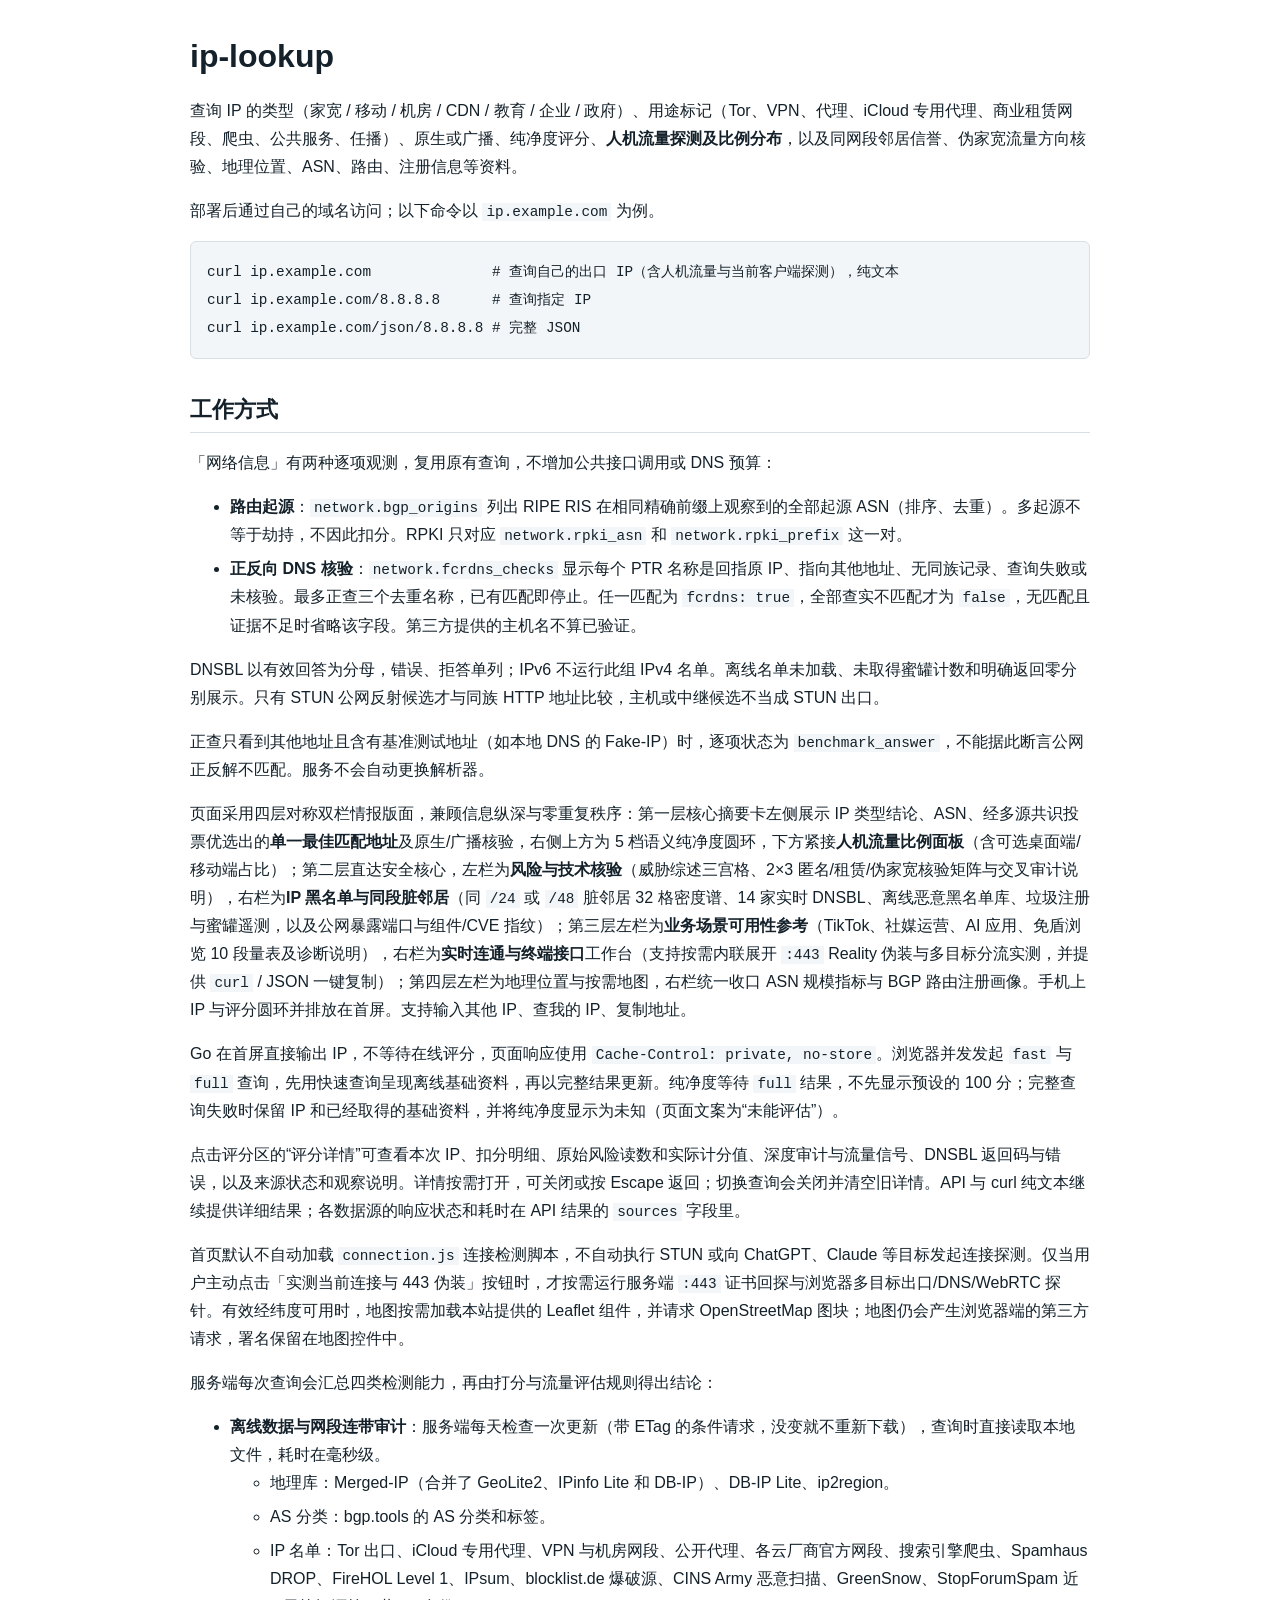
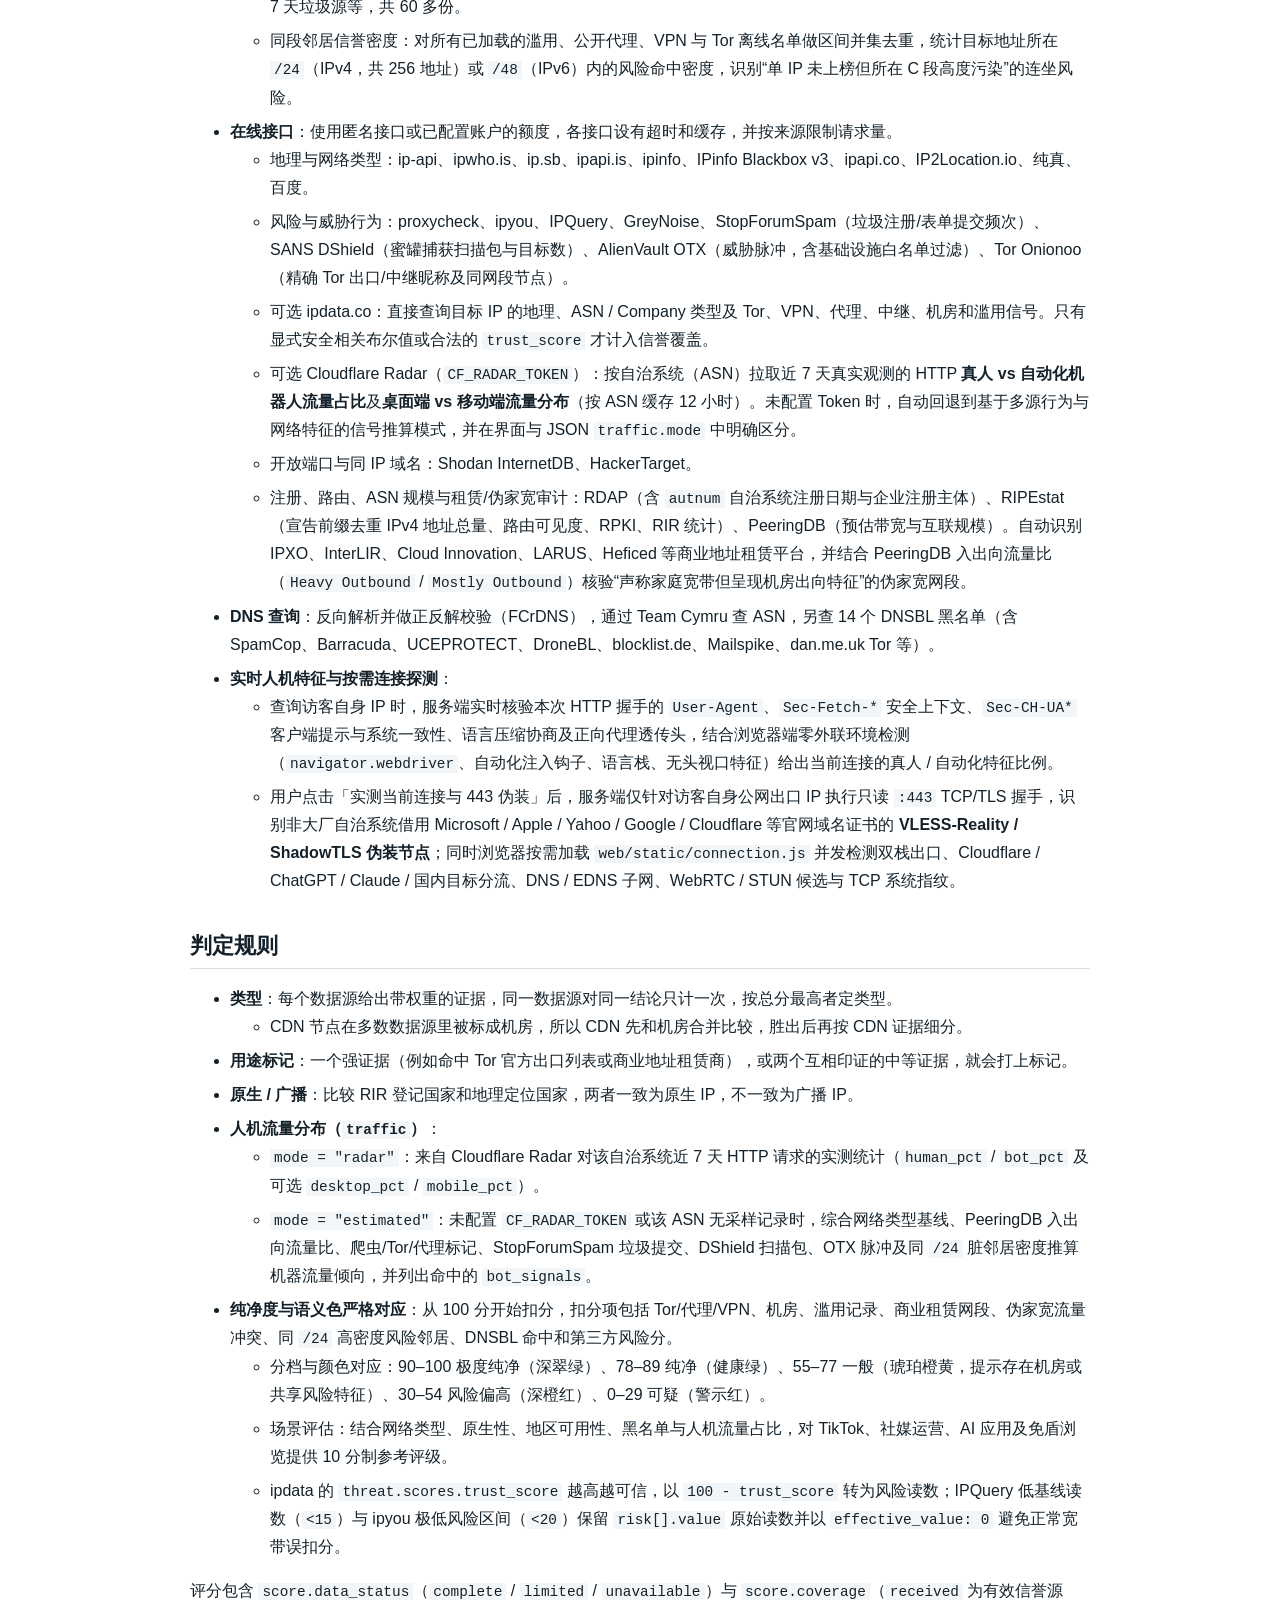
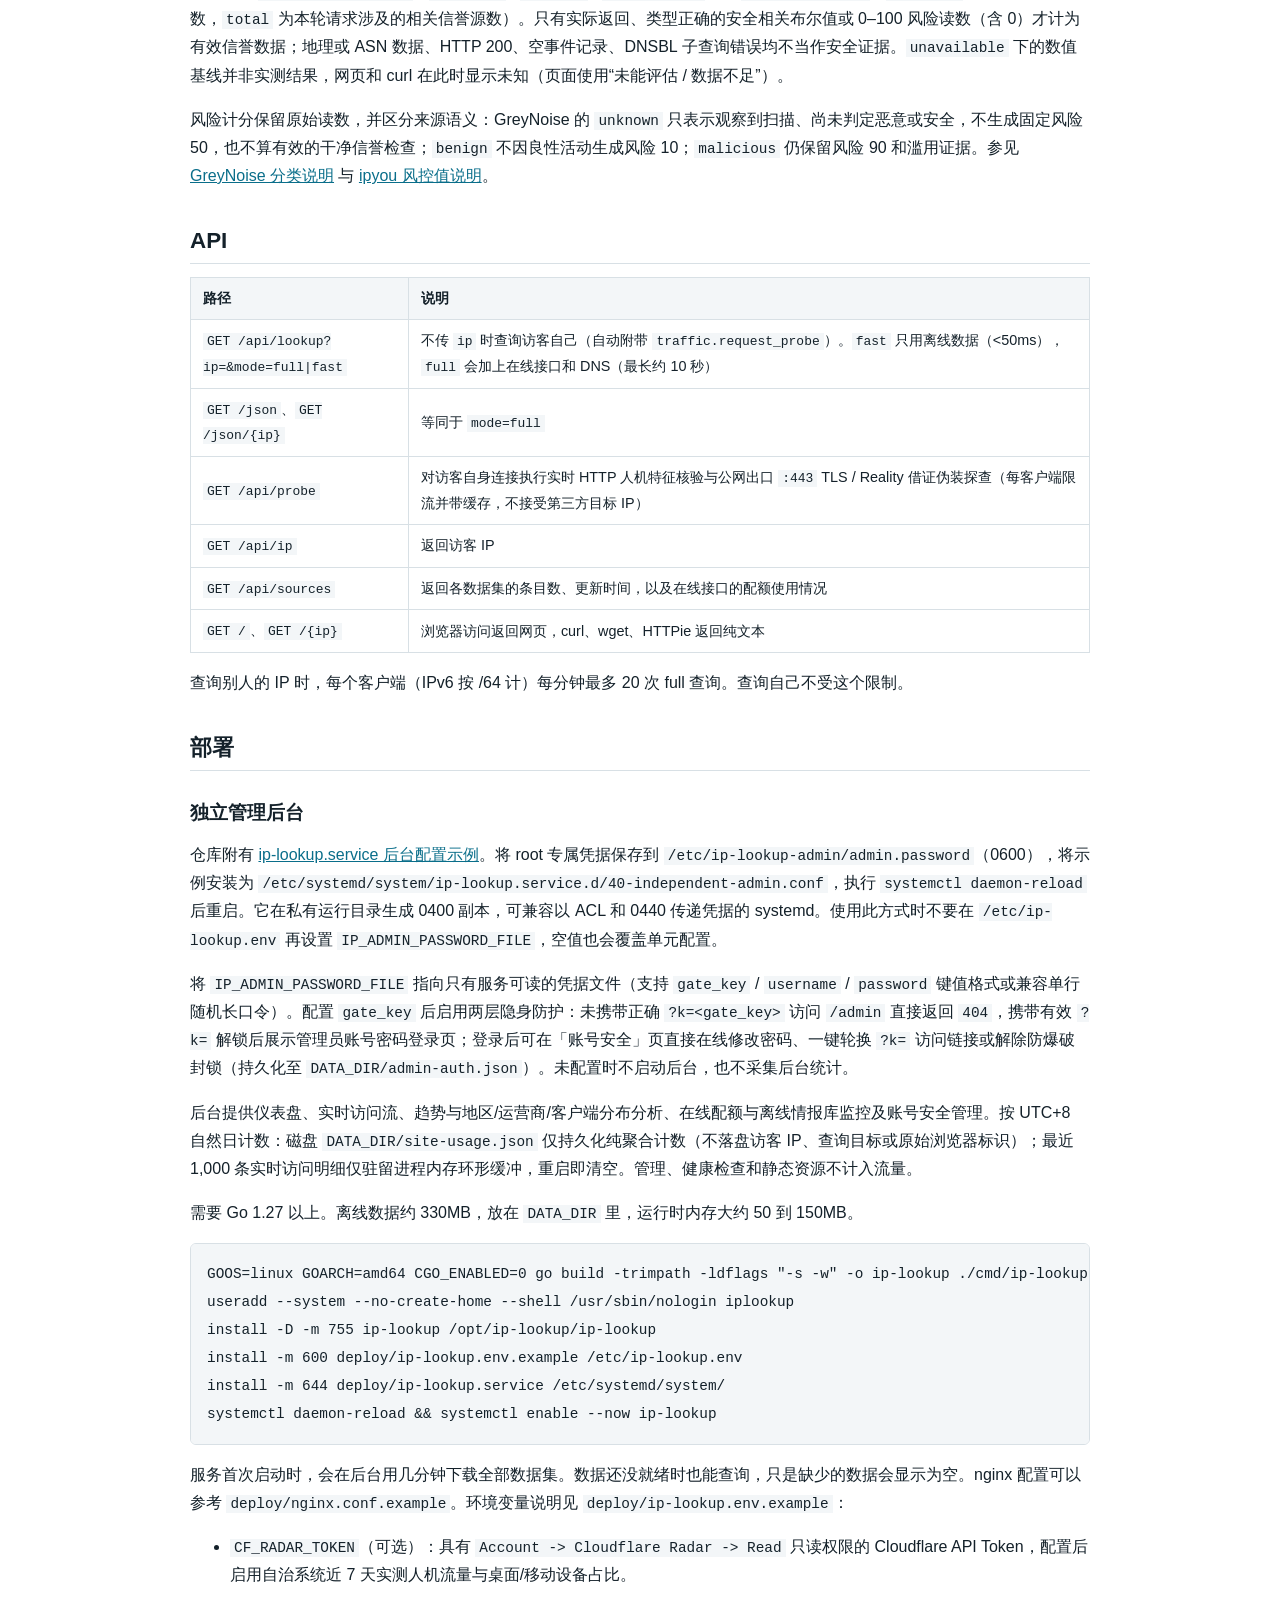
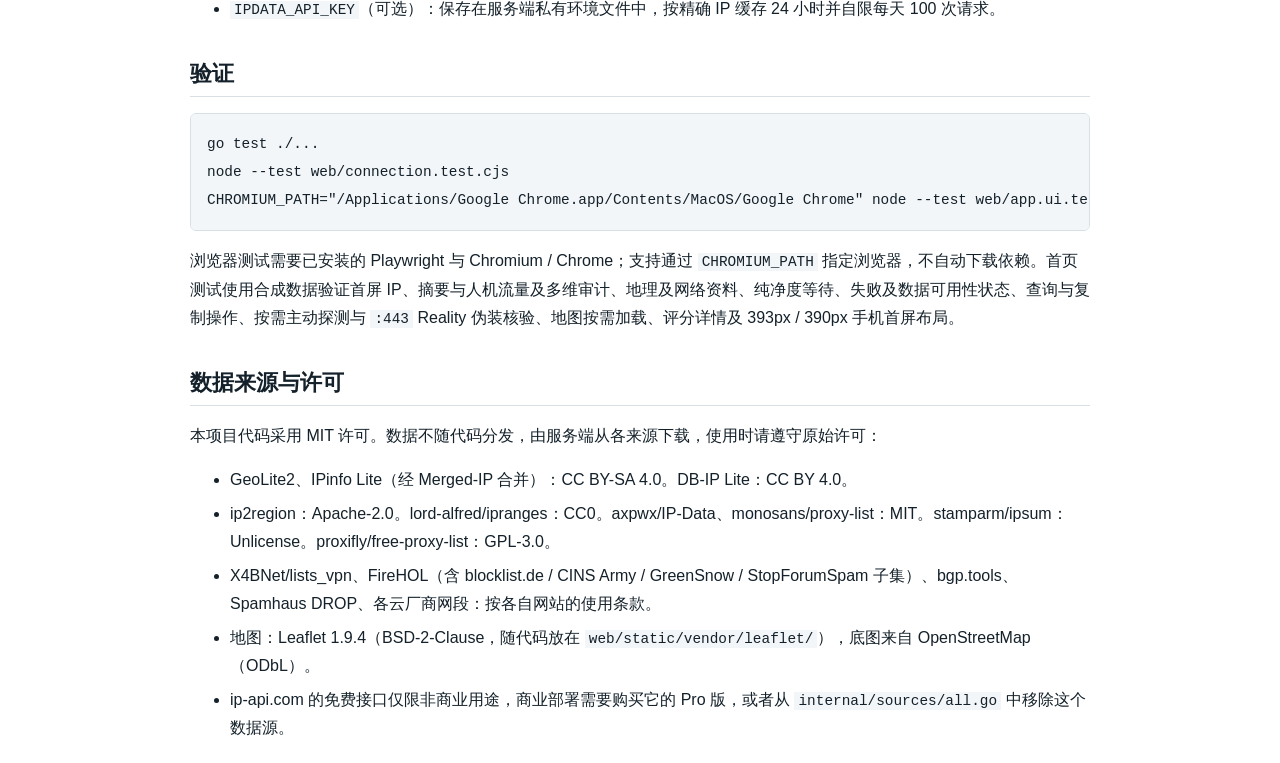
<file: README.html>
<!doctype html>
<html lang="zh-CN"><head><meta charset="utf-8"><meta name="viewport" content="width=device-width,initial-scale=1"><title>ip-lookup · 项目说明</title>
<style>html{color-scheme:light}body{max-width:900px;margin:36px auto;padding:0 24px;color:#14212a;background:#fff;font:16px/1.75 -apple-system,BlinkMacSystemFont,"PingFang SC","Microsoft YaHei",sans-serif;overflow-wrap:anywhere}h1,h2,h3{line-height:1.3;margin:1.6em 0 .6em}h1{margin-top:0}h2{font-size:1.4rem;border-bottom:1px solid #d8e0e5;padding-bottom:.35em}a{color:#0a6e8a}pre{padding:16px;background:#f3f6f8;border:1px solid #d8e0e5;border-radius:6px;overflow:auto}code{font-family:ui-monospace,SFMono-Regular,Menlo,Consolas,monospace;font-size:.9em}p code,li code,td code{background:#f3f6f8;padding:1px 4px}table{border-collapse:collapse;display:block;max-width:100%;overflow:auto;font-size:.9rem}th,td{padding:8px 12px;border:1px solid #d8e0e5;text-align:left}th{background:#f3f6f8}li+li{margin-top:6px}@media(max-width:600px){body{margin:20px auto;padding:0 16px;font-size:15px}pre{white-space:pre-wrap;overflow-wrap:anywhere}}@media print{body{max-width:none;margin:0;padding:0;font-size:10.5pt;color:#000}a{color:inherit}pre{white-space:pre-wrap}table{display:table;overflow:visible}h2,h3{break-after:avoid}tr,pre{break-inside:avoid}@page{margin:18mm}}</style></head><body>
<h1>ip-lookup</h1>
<p>查询 IP 的类型（家宽 / 移动 / 机房 / CDN / 教育 / 企业 / 政府）、用途标记（Tor、VPN、代理、iCloud 专用代理、商业租赁网段、爬虫、公共服务、任播）、原生或广播、纯净度评分、<strong>人机流量探测及比例分布</strong>，以及同网段邻居信誉、伪家宽流量方向核验、地理位置、ASN、路由、注册信息等资料。</p>
<p>部署后通过自己的域名访问；以下命令以 <code>ip.example.com</code> 为例。</p>
<pre><code>curl ip.example.com              # 查询自己的出口 IP（含人机流量与当前客户端探测），纯文本
curl ip.example.com/8.8.8.8      # 查询指定 IP
curl ip.example.com/json/8.8.8.8 # 完整 JSON
</code></pre>
<h2>工作方式</h2>
<p>「网络信息」有两种逐项观测，复用原有查询，不增加公共接口调用或 DNS 预算：</p>
<ul><li><strong>路由起源</strong>：<code>network.bgp_origins</code> 列出 RIPE RIS 在相同精确前缀上观察到的全部起源 ASN（排序、去重）。多起源不等于劫持，不因此扣分。RPKI 只对应 <code>network.rpki_asn</code> 和 <code>network.rpki_prefix</code> 这一对。</li><li><strong>正反向 DNS 核验</strong>：<code>network.fcrdns_checks</code> 显示每个 PTR 名称是回指原 IP、指向其他地址、无同族记录、查询失败或未核验。最多正查三个去重名称，已有匹配即停止。任一匹配为 <code>fcrdns: true</code>，全部查实不匹配才为 <code>false</code>，无匹配且证据不足时省略该字段。第三方提供的主机名不算已验证。</li></ul>
<p>DNSBL 以有效回答为分母，错误、拒答单列；IPv6 不运行此组 IPv4 名单。离线名单未加载、未取得蜜罐计数和明确返回零分别展示。只有 STUN 公网反射候选才与同族 HTTP 地址比较，主机或中继候选不当成 STUN 出口。</p>
<p>正查只看到其他地址且含有基准测试地址（如本地 DNS 的 Fake-IP）时，逐项状态为 <code>benchmark_answer</code>，不能据此断言公网正反解不匹配。服务不会自动更换解析器。</p>
<p>页面采用四层对称双栏情报版面，兼顾信息纵深与零重复秩序：第一层核心摘要卡左侧展示 IP 类型结论、ASN、经多源共识投票优选出的<strong>单一最佳匹配地址</strong>及原生/广播核验，右侧上方为 5 档语义纯净度圆环，下方紧接<strong>人机流量比例面板</strong>（含可选桌面端/移动端占比）；第二层直达安全核心，左栏为<strong>风险与技术核验</strong>（威胁综述三宫格、2×3 匿名/租赁/伪家宽核验矩阵与交叉审计说明），右栏为<strong>IP 黑名单与同段脏邻居</strong>（同 <code>/24</code> 或 <code>/48</code> 脏邻居 32 格密度谱、14 家实时 DNSBL、离线恶意黑名单库、垃圾注册与蜜罐遥测，以及公网暴露端口与组件/CVE 指纹）；第三层左栏为<strong>业务场景可用性参考</strong>（TikTok、社媒运营、AI 应用、免盾浏览 10 段量表及诊断说明），右栏为<strong>实时连通与终端接口</strong>工作台（支持按需内联展开 <code>:443</code> Reality 伪装与多目标分流实测，并提供 <code>curl</code> / JSON 一键复制）；第四层左栏为地理位置与按需地图，右栏统一收口 ASN 规模指标与 BGP 路由注册画像。手机上 IP 与评分圆环并排放在首屏。支持输入其他 IP、查我的 IP、复制地址。</p>
<p>Go 在首屏直接输出 IP，不等待在线评分，页面响应使用 <code>Cache-Control: private, no-store</code>。浏览器并发发起 <code>fast</code> 与 <code>full</code> 查询，先用快速查询呈现离线基础资料，再以完整结果更新。纯净度等待 <code>full</code> 结果，不先显示预设的 100 分；完整查询失败时保留 IP 和已经取得的基础资料，并将纯净度显示为未知（页面文案为“未能评估”）。</p>
<p>点击评分区的“评分详情”可查看本次 IP、扣分明细、原始风险读数和实际计分值、深度审计与流量信号、DNSBL 返回码与错误，以及来源状态和观察说明。详情按需打开，可关闭或按 Escape 返回；切换查询会关闭并清空旧详情。API 与 curl 纯文本继续提供详细结果；各数据源的响应状态和耗时在 API 结果的 <code>sources</code> 字段里。</p>
<p>首页默认不自动加载 <code>connection.js</code> 连接检测脚本，不自动执行 STUN 或向 ChatGPT、Claude 等目标发起连接探测。仅当用户主动点击「实测当前连接与 443 伪装」按钮时，才按需运行服务端 <code>:443</code> 证书回探与浏览器多目标出口/DNS/WebRTC 探针。有效经纬度可用时，地图按需加载本站提供的 Leaflet 组件，并请求 OpenStreetMap 图块；地图仍会产生浏览器端的第三方请求，署名保留在地图控件中。</p>
<p>服务端每次查询会汇总四类检测能力，再由打分与流量评估规则得出结论：</p>
<ul>
<li><strong>离线数据与网段连带审计</strong>：服务端每天检查一次更新（带 ETag 的条件请求，没变就不重新下载），查询时直接读取本地文件，耗时在毫秒级。<ul>
<li>地理库：Merged-IP（合并了 GeoLite2、IPinfo Lite 和 DB-IP）、DB-IP Lite、ip2region。</li>
<li>AS 分类：bgp.tools 的 AS 分类和标签。</li>
<li>IP 名单：Tor 出口、iCloud 专用代理、VPN 与机房网段、公开代理、各云厂商官方网段、搜索引擎爬虫、Spamhaus DROP、FireHOL Level 1、IPsum、blocklist.de 爆破源、CINS Army 恶意扫描、GreenSnow、StopForumSpam 近 7 天垃圾源等，共 60 多份。</li>
<li>同段邻居信誉密度：对所有已加载的滥用、公开代理、VPN 与 Tor 离线名单做区间并集去重，统计目标地址所在 <code>/24</code>（IPv4，共 256 地址）或 <code>/48</code>（IPv6）内的风险命中密度，识别“单 IP 未上榜但所在 C 段高度污染”的连坐风险。</li>
</ul>
</li>
<li><strong>在线接口</strong>：使用匿名接口或已配置账户的额度，各接口设有超时和缓存，并按来源限制请求量。<ul>
<li>地理与网络类型：ip-api、ipwho.is、ip.sb、ipapi.is、ipinfo、IPinfo Blackbox v3、ipapi.co、IP2Location.io、纯真、百度。</li>
<li>风险与威胁行为：proxycheck、ipyou、IPQuery、GreyNoise、StopForumSpam（垃圾注册/表单提交频次）、SANS DShield（蜜罐捕获扫描包与目标数）、AlienVault OTX（威胁脉冲，含基础设施白名单过滤）、Tor Onionoo（精确 Tor 出口/中继昵称及同网段节点）。</li>
<li>可选 ipdata.co：直接查询目标 IP 的地理、ASN / Company 类型及 Tor、VPN、代理、中继、机房和滥用信号。只有显式安全相关布尔值或合法的 <code>trust_score</code> 才计入信誉覆盖。</li>
<li>可选 Cloudflare Radar（<code>CF_RADAR_TOKEN</code>）：按自治系统（ASN）拉取近 7 天真实观测的 HTTP <strong>真人 vs 自动化机器人流量占比</strong>及<strong>桌面端 vs 移动端流量分布</strong>（按 ASN 缓存 12 小时）。未配置 Token 时，自动回退到基于多源行为与网络特征的信号推算模式，并在界面与 JSON <code>traffic.mode</code> 中明确区分。</li>
<li>开放端口与同 IP 域名：Shodan InternetDB、HackerTarget。</li>
<li>注册、路由、ASN 规模与租赁/伪家宽审计：RDAP（含 <code>autnum</code> 自治系统注册日期与企业注册主体）、RIPEstat（宣告前缀去重 IPv4 地址总量、路由可见度、RPKI、RIR 统计）、PeeringDB（预估带宽与互联规模）。自动识别 IPXO、InterLIR、Cloud Innovation、LARUS、Heficed 等商业地址租赁平台，并结合 PeeringDB 入出向流量比（<code>Heavy Outbound</code> / <code>Mostly Outbound</code>）核验“声称家庭宽带但呈现机房出向特征”的伪家宽网段。</li>
</ul>
</li>
<li><strong>DNS 查询</strong>：反向解析并做正反解校验（FCrDNS），通过 Team Cymru 查 ASN，另查 14 个 DNSBL 黑名单（含 SpamCop、Barracuda、UCEPROTECT、DroneBL、blocklist.de、Mailspike、dan.me.uk Tor 等）。</li>
<li><strong>实时人机特征与按需连接探测</strong>：<ul>
<li>查询访客自身 IP 时，服务端实时核验本次 HTTP 握手的 <code>User-Agent</code>、<code>Sec-Fetch-*</code> 安全上下文、<code>Sec-CH-UA*</code> 客户端提示与系统一致性、语言压缩协商及正向代理透传头，结合浏览器端零外联环境检测（<code>navigator.webdriver</code>、自动化注入钩子、语言栈、无头视口特征）给出当前连接的真人 / 自动化特征比例。</li>
<li>用户点击「实测当前连接与 443 伪装」后，服务端仅针对访客自身公网出口 IP 执行只读 <code>:443</code> TCP/TLS 握手，识别非大厂自治系统借用 Microsoft / Apple / Yahoo / Google / Cloudflare 等官网域名证书的 <strong>VLESS-Reality / ShadowTLS 伪装节点</strong>；同时浏览器按需加载 <code>web/static/connection.js</code> 并发检测双栈出口、Cloudflare / ChatGPT / Claude / 国内目标分流、DNS / EDNS 子网、WebRTC / STUN 候选与 TCP 系统指纹。</li>
</ul>
</li>
</ul>
<h2>判定规则</h2>
<ul>
<li><strong>类型</strong>：每个数据源给出带权重的证据，同一数据源对同一结论只计一次，按总分最高者定类型。<ul>
<li>CDN 节点在多数数据源里被标成机房，所以 CDN 先和机房合并比较，胜出后再按 CDN 证据细分。</li>
</ul>
</li>
<li><strong>用途标记</strong>：一个强证据（例如命中 Tor 官方出口列表或商业地址租赁商），或两个互相印证的中等证据，就会打上标记。</li>
<li><strong>原生 / 广播</strong>：比较 RIR 登记国家和地理定位国家，两者一致为原生 IP，不一致为广播 IP。</li>
<li><strong>人机流量分布（<code>traffic</code>）</strong>：<ul>
<li><code>mode = "radar"</code>：来自 Cloudflare Radar 对该自治系统近 7 天 HTTP 请求的实测统计（<code>human_pct</code> / <code>bot_pct</code> 及可选 <code>desktop_pct</code> / <code>mobile_pct</code>）。</li>
<li><code>mode = "estimated"</code>：未配置 <code>CF_RADAR_TOKEN</code> 或该 ASN 无采样记录时，综合网络类型基线、PeeringDB 入出向流量比、爬虫/Tor/代理标记、StopForumSpam 垃圾提交、DShield 扫描包、OTX 脉冲及同 <code>/24</code> 脏邻居密度推算机器流量倾向，并列出命中的 <code>bot_signals</code>。</li>
</ul>
</li>
<li><strong>纯净度与语义色严格对应</strong>：从 100 分开始扣分，扣分项包括 Tor/代理/VPN、机房、滥用记录、商业租赁网段、伪家宽流量冲突、同 <code>/24</code> 高密度风险邻居、DNSBL 命中和第三方风险分。<ul>
<li>分档与颜色对应：90–100 极度纯净（深翠绿）、78–89 纯净（健康绿）、55–77 一般（琥珀橙黄，提示存在机房或共享风险特征）、30–54 风险偏高（深橙红）、0–29 可疑（警示红）。</li>
<li>场景评估：结合网络类型、原生性、地区可用性、黑名单与人机流量占比，对 TikTok、社媒运营、AI 应用及免盾浏览提供 10 分制参考评级。</li>
<li>ipdata 的 <code>threat.scores.trust_score</code> 越高越可信，以 <code>100 - trust_score</code> 转为风险读数；IPQuery 低基线读数（<code>&lt;15</code>）与 ipyou 极低风险区间（<code>&lt;20</code>）保留 <code>risk[].value</code> 原始读数并以 <code>effective_value: 0</code> 避免正常宽带误扣分。</li>
</ul>
</li>
</ul>
<p>评分包含 <code>score.data_status</code>（<code>complete</code> / <code>limited</code> / <code>unavailable</code>）与 <code>score.coverage</code>（<code>received</code> 为有效信誉源数，<code>total</code> 为本轮请求涉及的相关信誉源数）。只有实际返回、类型正确的安全相关布尔值或 0–100 风险读数（含 0）才计为有效信誉数据；地理或 ASN 数据、HTTP 200、空事件记录、DNSBL 子查询错误均不当作安全证据。<code>unavailable</code> 下的数值基线并非实测结果，网页和 curl 在此时显示未知（页面使用“未能评估 / 数据不足”）。</p>
<p>风险计分保留原始读数，并区分来源语义：GreyNoise 的 <code>unknown</code> 只表示观察到扫描、尚未判定恶意或安全，不生成固定风险 50，也不算有效的干净信誉检查；<code>benign</code> 不因良性活动生成风险 10；<code>malicious</code> 仍保留风险 90 和滥用证据。参见 <a href="https://docs.greynoise.io/docs/understanding-greynoise-classifications">GreyNoise 分类说明</a> 与 <a href="https://ipyou.net/zh/wiki/ip-risk-score">ipyou 风控值说明</a>。</p>
<h2>API</h2>
<table>
<thead>
<tr><th>路径</th><th>说明</th></tr>
</thead>
<tbody>
<tr><td><code>GET /api/lookup?ip=&amp;mode=full|fast</code></td><td>不传 <code>ip</code> 时查询访客自己（自动附带 <code>traffic.request_probe</code>）。<code>fast</code> 只用离线数据（&lt;50ms），<code>full</code> 会加上在线接口和 DNS（最长约 10 秒）</td></tr>
<tr><td><code>GET /json</code>、<code>GET /json/{ip}</code></td><td>等同于 <code>mode=full</code></td></tr>
<tr><td><code>GET /api/probe</code></td><td>对访客自身连接执行实时 HTTP 人机特征核验与公网出口 <code>:443</code> TLS / Reality 借证伪装探查（每客户端限流并带缓存，不接受第三方目标 IP）</td></tr>
<tr><td><code>GET /api/ip</code></td><td>返回访客 IP</td></tr>
<tr><td><code>GET /api/sources</code></td><td>返回各数据集的条目数、更新时间，以及在线接口的配额使用情况</td></tr>
<tr><td><code>GET /</code>、<code>GET /{ip}</code></td><td>浏览器访问返回网页，curl、wget、HTTPie 返回纯文本</td></tr>
</tbody>
</table>
<p>查询别人的 IP 时，每个客户端（IPv6 按 /64 计）每分钟最多 20 次 full 查询。查询自己不受这个限制。</p>
<h2>部署</h2>
<h3>独立管理后台</h3>
<p>仓库附有 <a href="./deploy/admin.conf.example">ip-lookup.service 后台配置示例</a>。将 root 专属凭据保存到 <code>/etc/ip-lookup-admin/admin.password</code>（0600），将示例安装为 <code>/etc/systemd/system/ip-lookup.service.d/40-independent-admin.conf</code>，执行 <code>systemctl daemon-reload</code> 后重启。它在私有运行目录生成 0400 副本，可兼容以 ACL 和 0440 传递凭据的 systemd。使用此方式时不要在 <code>/etc/ip-lookup.env</code> 再设置 <code>IP_ADMIN_PASSWORD_FILE</code>，空值也会覆盖单元配置。</p>
<p>将 <code>IP_ADMIN_PASSWORD_FILE</code> 指向只有服务可读的凭据文件（支持 <code>gate_key</code> / <code>username</code> / <code>password</code> 键值格式或兼容单行随机长口令）。配置 <code>gate_key</code> 后启用两层隐身防护：未携带正确 <code>?k=&lt;gate_key&gt;</code> 访问 <code>/admin</code> 直接返回 <code>404</code>，携带有效 <code>?k=</code> 解锁后展示管理员账号密码登录页；登录后可在「账号安全」页直接在线修改密码、一键轮换 <code>?k=</code> 访问链接或解除防爆破封锁（持久化至 <code>DATA_DIR/admin-auth.json</code>）。未配置时不启动后台，也不采集后台统计。</p>
<p>后台提供仪表盘、实时访问流、趋势与地区/运营商/客户端分布分析、在线配额与离线情报库监控及账号安全管理。按 UTC+8 自然日计数：磁盘 <code>DATA_DIR/site-usage.json</code> 仅持久化纯聚合计数（不落盘访客 IP、查询目标或原始浏览器标识）；最近 1,000 条实时访问明细仅驻留进程内存环形缓冲，重启即清空。管理、健康检查和静态资源不计入流量。</p>
<p>需要 Go 1.27 以上。离线数据约 330MB，放在 <code>DATA_DIR</code> 里，运行时内存大约 50 到 150MB。</p>
<pre><code>GOOS=linux GOARCH=amd64 CGO_ENABLED=0 go build -trimpath -ldflags "-s -w" -o ip-lookup ./cmd/ip-lookup
useradd --system --no-create-home --shell /usr/sbin/nologin iplookup
install -D -m 755 ip-lookup /opt/ip-lookup/ip-lookup
install -m 600 deploy/ip-lookup.env.example /etc/ip-lookup.env
install -m 644 deploy/ip-lookup.service /etc/systemd/system/
systemctl daemon-reload &amp;&amp; systemctl enable --now ip-lookup
</code></pre>
<p>服务首次启动时，会在后台用几分钟下载全部数据集。数据还没就绪时也能查询，只是缺少的数据会显示为空。nginx 配置可以参考 <code>deploy/nginx.conf.example</code>。环境变量说明见 <code>deploy/ip-lookup.env.example</code>：</p>
<ul>
<li><code>CF_RADAR_TOKEN</code>（可选）：具有 <code>Account -&gt; Cloudflare Radar -&gt; Read</code> 只读权限的 Cloudflare API Token，配置后启用自治系统近 7 天实测人机流量与桌面/移动设备占比。</li>
<li><code>IPDATA_API_KEY</code>（可选）：保存在服务端私有环境文件中，按精确 IP 缓存 24 小时并自限每天 100 次请求。</li>
</ul>
<h2>验证</h2>
<pre><code>go test ./...
node --test web/connection.test.cjs
CHROMIUM_PATH="/Applications/Google Chrome.app/Contents/MacOS/Google Chrome" node --test web/app.ui.test.cjs web/admin.ui.test.cjs
</code></pre>
<p>浏览器测试需要已安装的 Playwright 与 Chromium / Chrome；支持通过 <code>CHROMIUM_PATH</code> 指定浏览器，不自动下载依赖。首页测试使用合成数据验证首屏 IP、摘要与人机流量及多维审计、地理及网络资料、纯净度等待、失败及数据可用性状态、查询与复制操作、按需主动探测与 <code>:443</code> Reality 伪装核验、地图按需加载、评分详情及 393px / 390px 手机首屏布局。</p>
<h2>数据来源与许可</h2>
<p>本项目代码采用 MIT 许可。数据不随代码分发，由服务端从各来源下载，使用时请遵守原始许可：</p>
<ul>
<li>GeoLite2、IPinfo Lite（经 Merged-IP 合并）：CC BY-SA 4.0。DB-IP Lite：CC BY 4.0。</li>
<li>ip2region：Apache-2.0。lord-alfred/ipranges：CC0。axpwx/IP-Data、monosans/proxy-list：MIT。stamparm/ipsum：Unlicense。proxifly/free-proxy-list：GPL-3.0。</li>
<li>X4BNet/lists_vpn、FireHOL（含 blocklist.de / CINS Army / GreenSnow / StopForumSpam 子集）、bgp.tools、Spamhaus DROP、各云厂商网段：按各自网站的使用条款。</li>
<li>地图：Leaflet 1.9.4（BSD-2-Clause，随代码放在 <code>web/static/vendor/leaflet/</code>），底图来自 OpenStreetMap（ODbL）。</li>
<li>ip-api.com 的免费接口仅限非商业用途，商业部署需要购买它的 Pro 版，或者从 <code>internal/sources/all.go</code> 中移除这个数据源。</li>
</ul>
</body></html>
</file>
